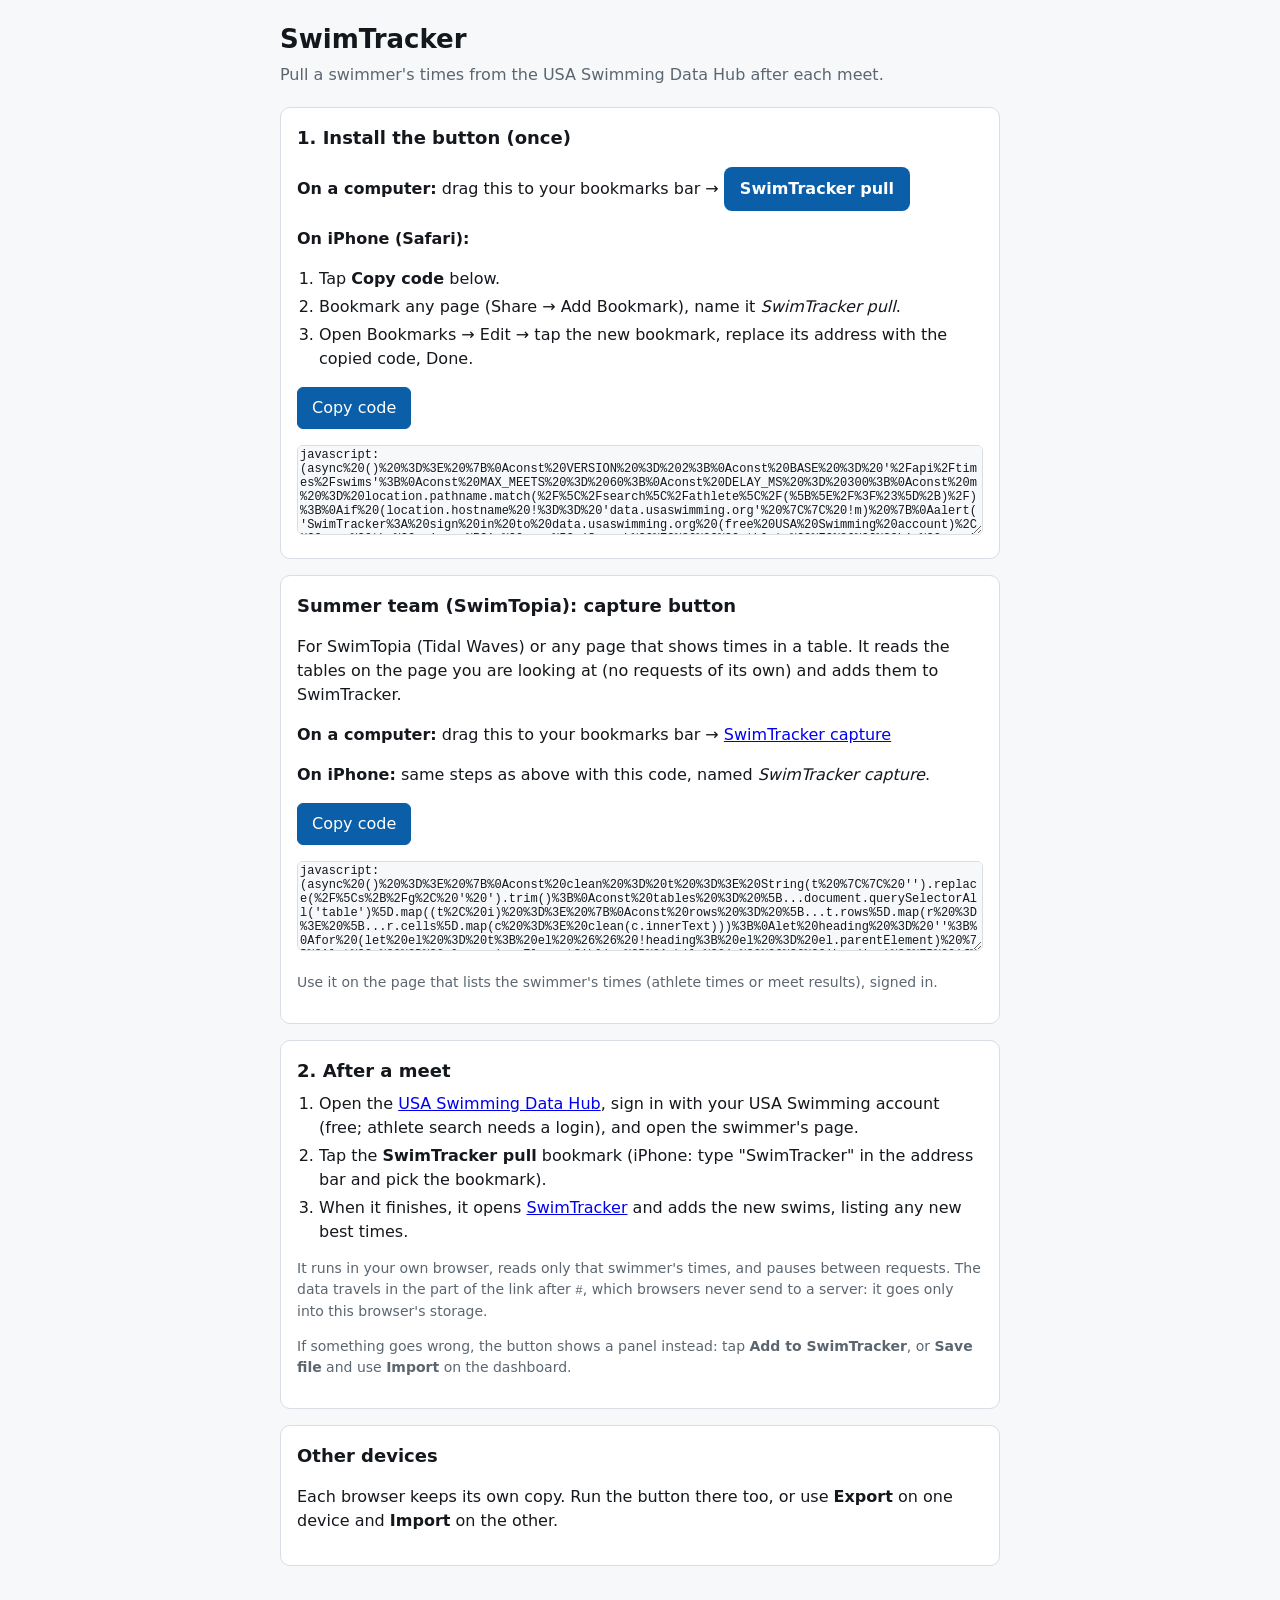
<file: install.html>
<!doctype html>
<html lang="en">
<head>
<meta charset="utf-8">
<meta name="viewport" content="width=device-width, initial-scale=1">
<title>SwimTracker</title>
<style>
  :root { --bg:#f6f8fa; --fg:#14181d; --muted:#5b6670; --card:#fff; --line:#d8dee4; --accent:#0b5ea8; }
  @media (prefers-color-scheme: dark) { :root { --bg:#0f1418; --fg:#e7ecf0; --muted:#97a3ad; --card:#172028; --line:#2a3640; --accent:#5aa9ec; } }
  body { margin:0; background:var(--bg); color:var(--fg); font:16px/1.5 system-ui,-apple-system,sans-serif; }
  main { max-width:720px; margin:0 auto; padding:20px 16px 48px; }
  h1 { margin:0 0 4px; font-size:26px; }
  .sub { color:var(--muted); margin:0 0 20px; }
  section { background:var(--card); border:1px solid var(--line); border-radius:10px; padding:16px; margin:0 0 16px; }
  h2 { margin:0 0 8px; font-size:18px; }
  ol { margin:0; padding-left:22px; } li { margin:4px 0; }
  #bm { display:inline-block; padding:10px 16px; border-radius:8px; background:var(--accent); color:#fff; text-decoration:none; font-weight:600; }
  textarea { width:100%; box-sizing:border-box; min-height:90px; font:12px ui-monospace,monospace; background:var(--bg); color:var(--fg); border:1px solid var(--line); border-radius:6px; }
  button { padding:8px 14px; border-radius:6px; border:1px solid var(--accent); background:var(--accent); color:#fff; font:inherit; }
  code { font-size:90%; }
  .muted { color:var(--muted); font-size:14px; }
</style>
</head>
<body>
<main>
  <h1>SwimTracker</h1>
  <p class="sub">Pull a swimmer's times from the USA Swimming Data Hub after each meet.</p>

  <section>
    <h2>1. Install the button (once)</h2>
    <p><b>On a computer:</b> drag this to your bookmarks bar →
      <a id="bm" href="javascript:(async%20()%20%3D%3E%20%7B%0Aconst%20VERSION%20%3D%202%3B%0Aconst%20BASE%20%3D%20'%2Fapi%2Ftimes%2Fswims'%3B%0Aconst%20MAX_MEETS%20%3D%2060%3B%0Aconst%20DELAY_MS%20%3D%20300%3B%0Aconst%20m%20%3D%20location.pathname.match(%2F%5C%2Fsearch%5C%2Fathlete%5C%2F(%5B%5E%2F%3F%23%5D%2B)%2F)%3B%0Aif%20(location.hostname%20!%3D%3D%20'data.usaswimming.org'%20%7C%7C%20!m)%20%7B%0Aalert('SwimTracker%3A%20sign%20in%20to%20data.usaswimming.org%20(free%20USA%20Swimming%20account)%2C%20open%20the%20swimmer%5C's%20page%5Cn(Search%20%E2%86%92%20athlete%20%E2%86%92%20his%20name)%2C%20then%20tap%20this%20bookmark%20again.')%3B%0Areturn%3B%0A%7D%0Aconst%20memberId%20%3D%20decodeURIComponent(m%5B1%5D)%3B%0Aconst%20deviceId%20%3D%20localStorage.getItem('deviceId')%3B%0Aif%20(!deviceId)%20%7B%0Aalert('SwimTracker%3A%20the%20page%20has%20not%20finished%20loading.%20Wait%20a%20moment%20and%20tap%20again.')%3B%0Areturn%3B%0A%7D%0Aconst%20box%20%3D%20document.createElement('div')%3B%0Abox.style.cssText%20%3D%20'position%3Afixed%3Binset%3A12px%3Bz-index%3A2147483647%3Bbackground%3A%23fff%3Bcolor%3A%23111%3B'%20%2B%0A'font%3A14px%20system-ui%2Csans-serif%3Bborder%3A2px%20solid%20%230b5ea8%3Bborder-radius%3A10px%3Bpadding%3A14px%3B'%20%2B%0A'display%3Aflex%3Bflex-direction%3Acolumn%3Bgap%3A10px%3Bbox-shadow%3A0%208px%2030px%20rgba(0%2C0%2C0%2C.35)'%3B%0Abox.innerHTML%20%3D%20'%3Cb%20style%3D%22font-size%3A16px%22%3ESwimTracker%20pull%3C%2Fb%3E%3Cdiv%20id%3D%22st-status%22%3EStarting%E2%80%A6%3C%2Fdiv%3E'%3B%0Adocument.body.appendChild(box)%3B%0Aconst%20status%20%3D%20t%20%3D%3E%20%7B%20box.querySelector('%23st-status').textContent%20%3D%20t%3B%20%7D%3B%0Aconst%20pack%20%3D%20async%20json%20%3D%3E%20%7B%0Atry%20%7B%0Aconst%20cs%20%3D%20new%20Blob(%5Bjson%5D).stream().pipeThrough(new%20CompressionStream('deflate-raw'))%3B%0Aconst%20buf%20%3D%20new%20Uint8Array(await%20new%20Response(cs).arrayBuffer())%3B%0Alet%20bin%20%3D%20''%3B%0Afor%20(let%20i%20%3D%200%3B%20i%20%3C%20buf.length%3B%20i%20%2B%3D%200x8000)%20bin%20%2B%3D%20String.fromCharCode.apply(null%2C%20buf.subarray(i%2C%20i%20%2B%200x8000))%3B%0Areturn%20'z.'%20%2B%20btoa(bin).replace(%2F%5C%2B%2Fg%2C%20'-').replace(%2F%5C%2F%2Fg%2C%20'_').replace(%2F%3D%2B%24%2F%2C%20'')%3B%0A%7D%20catch%20(e)%20%7B%20return%20'j.'%20%2B%20encodeURIComponent(json)%3B%20%7D%0A%7D%3B%0Aconst%20APP%20%3D%20'https%3A%2F%2Fgwallee.github.io%2FSwimTracker%2F'%3B%0Aconst%20addToApp%20%3D%20async%20data%20%3D%3E%20%7B%20location.href%20%3D%20APP%20%2B%20'%23add%3D'%20%2B%20await%20pack(JSON.stringify(data))%3B%20%7D%3B%0Aconst%20sleep%20%3D%20ms%20%3D%3E%20new%20Promise(r%20%3D%3E%20setTimeout(r%2C%20ms))%3B%0Aconst%20get%20%3D%20async%20path%20%3D%3E%20%7B%0Aconst%20res%20%3D%20await%20fetch(BASE%20%2B%20path%2C%20%7B%20headers%3A%20%7B%20'Device-Id'%3A%20deviceId%2C%20'X-CSRF'%3A%20'1'%20%7D%2C%20credentials%3A%20'include'%20%7D)%3B%0Aif%20(!res.ok)%20throw%20new%20Error(res.status%20%2B%20'%20'%20%2B%20res.statusText%20%2B%20'%20on%20'%20%2B%20path)%3B%0Aconst%20text%20%3D%20await%20res.text()%3B%0Atry%20%7B%20return%20JSON.parse(text)%3B%20%7D%20catch%20%7B%20return%20text%3B%20%7D%0A%7D%3B%0Aconst%20errors%20%3D%20%5B%5D%3B%0Aconst%20tryGet%20%3D%20async%20(label%2C%20path)%20%3D%3E%20%7B%0Astatus('Reading%20'%20%2B%20label%20%2B%20'%E2%80%A6')%3B%0Atry%20%7B%20return%20await%20get(path)%3B%20%7D%20catch%20(e)%20%7B%20errors.push(label%20%2B%20'%3A%20'%20%2B%20e.message)%3B%20return%20null%3B%20%7D%0A%7D%3B%0Aconst%20out%20%3D%20%7B%20kind%3A%20'swimtracker-pull'%2C%20version%3A%20VERSION%2C%20source%3A%20'data.usaswimming.org'%2C%0ApulledAt%3A%20new%20Date().toISOString()%2C%20memberId%2C%20pageUrl%3A%20location.href%20%7D%3B%0Aout.member%20%3D%20await%20tryGet('swimmer'%2C%20'%2FTimesSearch%2FGetMember%2F'%20%2B%20encodeURIComponent(memberId))%3B%0Aout.bestTimes%20%3D%20await%20tryGet('best%20times'%2C%20'%2FTimesSearch%2FGetBestTimesForMember%2F'%20%2B%20encodeURIComponent(memberId))%3B%0Aout.meets%20%3D%20await%20tryGet('meets'%2C%20'%2FTimesSearch%2FGetSwimmerMeets%2F'%20%2B%20encodeURIComponent(memberId))%3B%0Aout.timeStandards%20%3D%20await%20tryGet('time%20standards'%2C%20'%2FSearchFilter%2FGetSwimmerTimeStandards%2F'%20%2B%20encodeURIComponent(memberId))%3B%0Aconst%20list%20%3D%20Array.isArray(out.meets)%20%3F%20out.meets%0A%3A%20(out.meets%20%26%26%20typeof%20out.meets%20%3D%3D%3D%20'object'%20%26%26%20Object.values(out.meets).find(Array.isArray))%20%7C%7C%20%5B%5D%3B%0Aconst%20meetIdOf%20%3D%20it%20%3D%3E%20%7B%0Aif%20(!it%20%7C%7C%20typeof%20it%20!%3D%3D%20'object')%20return%20null%3B%0Aconst%20k%20%3D%20Object.keys(it).find(k%20%3D%3E%20%2F%5Emeet_%3Fid%24%2Fi.test(k))%20%7C%7C%20Object.keys(it).find(k%20%3D%3E%20%2Fmeet.*id%24%2Fi.test(k))%3B%0Areturn%20k%20%3F%20it%5Bk%5D%20%3A%20null%3B%0A%7D%3B%0Aconst%20ids%20%3D%20%5B...new%20Set(list.map(meetIdOf).filter(v%20%3D%3E%20v%20!%3D%3D%20null%20%26%26%20v%20!%3D%3D%20undefined))%5D.slice(0%2C%20MAX_MEETS)%3B%0Aout.meetTimes%20%3D%20%7B%7D%3B%0Afor%20(let%20i%20%3D%200%3B%20i%20%3C%20ids.length%3B%20i%2B%2B)%20%7B%0Aawait%20sleep(DELAY_MS)%3B%0Aout.meetTimes%5Bids%5Bi%5D%5D%20%3D%20await%20tryGet('meet%20'%20%2B%20(i%20%2B%201)%20%2B%20'%20of%20'%20%2B%20ids.length%2C%0A'%2FTimesSearch%2FGetSwimmerMeetTimes%2F'%20%2B%20encodeURIComponent(memberId)%20%2B%20'%2F'%20%2B%20encodeURIComponent(ids%5Bi%5D))%3B%0A%7D%0Aif%20(list.length%20%26%26%20!ids.length)%20errors.push('meets%3A%20could%20not%20find%20a%20meet%20id%20field%20in%20'%20%2B%20JSON.stringify(Object.keys(list%5B0%5D%20%7C%7C%20%7B%7D)))%3B%0Aout.errors%20%3D%20errors%3B%0Aif%20(!errors.length)%20%7B%0Astatus('Done%3A%20'%20%2B%20ids.length%20%2B%20'%20meet(s).%20Adding%20to%20SwimTracker%E2%80%A6')%3B%0Aawait%20addToApp(out)%3B%0Areturn%3B%0A%7D%0Aconst%20json%20%3D%20JSON.stringify(out%2C%20null%2C%201)%3B%0Aconst%20name%20%3D%20'swimtracker-'%20%2B%20memberId.replace(%2F%5B%5EA-Za-z0-9_-%5D%2Fg%2C%20'')%20%2B%20'-'%20%2B%20out.pulledAt.slice(0%2C%2010)%20%2B%20'.json'%3B%0Astatus((errors.length%20%3F%20'Done%20with%20'%20%2B%20errors.length%20%2B%20'%20problem(s).%20'%20%3A%20'Done.%20')%20%2B%0Aids.length%20%2B%20'%20meet(s)%2C%20'%20%2B%20(json.length%20%2F%201024).toFixed(0)%20%2B%20'%20KB.%20Add%20it%20to%20SwimTracker%20anyway%2C%20or%20save%20the%20file.')%3B%0Aconst%20row%20%3D%20document.createElement('div')%3B%0Arow.style.cssText%20%3D%20'display%3Aflex%3Bgap%3A8px%3Bflex-wrap%3Awrap'%3B%0Aconst%20btn%20%3D%20(label%2C%20fn)%20%3D%3E%20%7B%0Aconst%20b%20%3D%20document.createElement('button')%3B%0Ab.textContent%20%3D%20label%3B%0Ab.style.cssText%20%3D%20'padding%3A8px%2012px%3Bborder-radius%3A6px%3Bborder%3A1px%20solid%20%230b5ea8%3Bbackground%3A%230b5ea8%3Bcolor%3A%23fff%3Bfont%3Ainherit'%3B%0Ab.onclick%20%3D%20fn%3B%20row.appendChild(b)%3B%20return%20b%3B%0A%7D%3B%0Abtn('Add%20to%20SwimTracker'%2C%20()%20%3D%3E%20addToApp(out))%3B%0Abtn('Save%20file'%2C%20()%20%3D%3E%20%7B%0Aconst%20a%20%3D%20document.createElement('a')%3B%0Aa.href%20%3D%20URL.createObjectURL(new%20Blob(%5Bjson%5D%2C%20%7B%20type%3A%20'application%2Fjson'%20%7D))%3B%0Aa.download%20%3D%20name%3B%20document.body.appendChild(a)%3B%20a.click()%3B%20a.remove()%3B%0A%7D)%3B%0Aconst%20copyBtn%20%3D%20btn('Copy'%2C%20async%20()%20%3D%3E%20%7B%0Atry%20%7B%20await%20navigator.clipboard.writeText(json)%3B%20copyBtn.textContent%20%3D%20'Copied'%3B%20%7D%0Acatch%20%7B%20ta.select()%3B%20document.execCommand('copy')%3B%20copyBtn.textContent%20%3D%20'Copied'%3B%20%7D%0A%7D)%3B%0Abtn('Close'%2C%20()%20%3D%3E%20box.remove())%3B%0Abox.appendChild(row)%3B%0Aif%20(errors.length)%20%7B%0Aconst%20e%20%3D%20document.createElement('pre')%3B%0Ae.style.cssText%20%3D%20'margin%3A0%3Bcolor%3A%23a00%3Bwhite-space%3Apre-wrap%3Bfont-size%3A12px'%3B%0Ae.textContent%20%3D%20errors.join('%5Cn')%3B%20box.appendChild(e)%3B%0A%7D%0Aconst%20ta%20%3D%20document.createElement('textarea')%3B%0Ata.value%20%3D%20json%3B%20ta.readOnly%20%3D%20true%3B%0Ata.style.cssText%20%3D%20'flex%3A1%3Bmin-height%3A120px%3Bfont%3A11px%20ui-monospace%2Cmonospace'%3B%0Abox.appendChild(ta)%3B%0A%7D)()%3B">SwimTracker pull</a></p>
    <p><b>On iPhone (Safari):</b></p>
    <ol>
      <li>Tap <b>Copy code</b> below.</li>
      <li>Bookmark any page (Share → Add Bookmark), name it <i>SwimTracker pull</i>.</li>
      <li>Open Bookmarks → Edit → tap the new bookmark, replace its address with the copied code, Done.</li>
    </ol>
    <p><button class="copy" data-for="bmcode">Copy code</button> <span class="muted copied"></span></p>
    <textarea id="bmcode" class="code" readonly>javascript:(async%20()%20%3D%3E%20%7B%0Aconst%20VERSION%20%3D%202%3B%0Aconst%20BASE%20%3D%20'%2Fapi%2Ftimes%2Fswims'%3B%0Aconst%20MAX_MEETS%20%3D%2060%3B%0Aconst%20DELAY_MS%20%3D%20300%3B%0Aconst%20m%20%3D%20location.pathname.match(%2F%5C%2Fsearch%5C%2Fathlete%5C%2F(%5B%5E%2F%3F%23%5D%2B)%2F)%3B%0Aif%20(location.hostname%20!%3D%3D%20'data.usaswimming.org'%20%7C%7C%20!m)%20%7B%0Aalert('SwimTracker%3A%20sign%20in%20to%20data.usaswimming.org%20(free%20USA%20Swimming%20account)%2C%20open%20the%20swimmer%5C's%20page%5Cn(Search%20%E2%86%92%20athlete%20%E2%86%92%20his%20name)%2C%20then%20tap%20this%20bookmark%20again.')%3B%0Areturn%3B%0A%7D%0Aconst%20memberId%20%3D%20decodeURIComponent(m%5B1%5D)%3B%0Aconst%20deviceId%20%3D%20localStorage.getItem('deviceId')%3B%0Aif%20(!deviceId)%20%7B%0Aalert('SwimTracker%3A%20the%20page%20has%20not%20finished%20loading.%20Wait%20a%20moment%20and%20tap%20again.')%3B%0Areturn%3B%0A%7D%0Aconst%20box%20%3D%20document.createElement('div')%3B%0Abox.style.cssText%20%3D%20'position%3Afixed%3Binset%3A12px%3Bz-index%3A2147483647%3Bbackground%3A%23fff%3Bcolor%3A%23111%3B'%20%2B%0A'font%3A14px%20system-ui%2Csans-serif%3Bborder%3A2px%20solid%20%230b5ea8%3Bborder-radius%3A10px%3Bpadding%3A14px%3B'%20%2B%0A'display%3Aflex%3Bflex-direction%3Acolumn%3Bgap%3A10px%3Bbox-shadow%3A0%208px%2030px%20rgba(0%2C0%2C0%2C.35)'%3B%0Abox.innerHTML%20%3D%20'%3Cb%20style%3D%22font-size%3A16px%22%3ESwimTracker%20pull%3C%2Fb%3E%3Cdiv%20id%3D%22st-status%22%3EStarting%E2%80%A6%3C%2Fdiv%3E'%3B%0Adocument.body.appendChild(box)%3B%0Aconst%20status%20%3D%20t%20%3D%3E%20%7B%20box.querySelector('%23st-status').textContent%20%3D%20t%3B%20%7D%3B%0Aconst%20pack%20%3D%20async%20json%20%3D%3E%20%7B%0Atry%20%7B%0Aconst%20cs%20%3D%20new%20Blob(%5Bjson%5D).stream().pipeThrough(new%20CompressionStream('deflate-raw'))%3B%0Aconst%20buf%20%3D%20new%20Uint8Array(await%20new%20Response(cs).arrayBuffer())%3B%0Alet%20bin%20%3D%20''%3B%0Afor%20(let%20i%20%3D%200%3B%20i%20%3C%20buf.length%3B%20i%20%2B%3D%200x8000)%20bin%20%2B%3D%20String.fromCharCode.apply(null%2C%20buf.subarray(i%2C%20i%20%2B%200x8000))%3B%0Areturn%20'z.'%20%2B%20btoa(bin).replace(%2F%5C%2B%2Fg%2C%20'-').replace(%2F%5C%2F%2Fg%2C%20'_').replace(%2F%3D%2B%24%2F%2C%20'')%3B%0A%7D%20catch%20(e)%20%7B%20return%20'j.'%20%2B%20encodeURIComponent(json)%3B%20%7D%0A%7D%3B%0Aconst%20APP%20%3D%20'https%3A%2F%2Fgwallee.github.io%2FSwimTracker%2F'%3B%0Aconst%20addToApp%20%3D%20async%20data%20%3D%3E%20%7B%20location.href%20%3D%20APP%20%2B%20'%23add%3D'%20%2B%20await%20pack(JSON.stringify(data))%3B%20%7D%3B%0Aconst%20sleep%20%3D%20ms%20%3D%3E%20new%20Promise(r%20%3D%3E%20setTimeout(r%2C%20ms))%3B%0Aconst%20get%20%3D%20async%20path%20%3D%3E%20%7B%0Aconst%20res%20%3D%20await%20fetch(BASE%20%2B%20path%2C%20%7B%20headers%3A%20%7B%20'Device-Id'%3A%20deviceId%2C%20'X-CSRF'%3A%20'1'%20%7D%2C%20credentials%3A%20'include'%20%7D)%3B%0Aif%20(!res.ok)%20throw%20new%20Error(res.status%20%2B%20'%20'%20%2B%20res.statusText%20%2B%20'%20on%20'%20%2B%20path)%3B%0Aconst%20text%20%3D%20await%20res.text()%3B%0Atry%20%7B%20return%20JSON.parse(text)%3B%20%7D%20catch%20%7B%20return%20text%3B%20%7D%0A%7D%3B%0Aconst%20errors%20%3D%20%5B%5D%3B%0Aconst%20tryGet%20%3D%20async%20(label%2C%20path)%20%3D%3E%20%7B%0Astatus('Reading%20'%20%2B%20label%20%2B%20'%E2%80%A6')%3B%0Atry%20%7B%20return%20await%20get(path)%3B%20%7D%20catch%20(e)%20%7B%20errors.push(label%20%2B%20'%3A%20'%20%2B%20e.message)%3B%20return%20null%3B%20%7D%0A%7D%3B%0Aconst%20out%20%3D%20%7B%20kind%3A%20'swimtracker-pull'%2C%20version%3A%20VERSION%2C%20source%3A%20'data.usaswimming.org'%2C%0ApulledAt%3A%20new%20Date().toISOString()%2C%20memberId%2C%20pageUrl%3A%20location.href%20%7D%3B%0Aout.member%20%3D%20await%20tryGet('swimmer'%2C%20'%2FTimesSearch%2FGetMember%2F'%20%2B%20encodeURIComponent(memberId))%3B%0Aout.bestTimes%20%3D%20await%20tryGet('best%20times'%2C%20'%2FTimesSearch%2FGetBestTimesForMember%2F'%20%2B%20encodeURIComponent(memberId))%3B%0Aout.meets%20%3D%20await%20tryGet('meets'%2C%20'%2FTimesSearch%2FGetSwimmerMeets%2F'%20%2B%20encodeURIComponent(memberId))%3B%0Aout.timeStandards%20%3D%20await%20tryGet('time%20standards'%2C%20'%2FSearchFilter%2FGetSwimmerTimeStandards%2F'%20%2B%20encodeURIComponent(memberId))%3B%0Aconst%20list%20%3D%20Array.isArray(out.meets)%20%3F%20out.meets%0A%3A%20(out.meets%20%26%26%20typeof%20out.meets%20%3D%3D%3D%20'object'%20%26%26%20Object.values(out.meets).find(Array.isArray))%20%7C%7C%20%5B%5D%3B%0Aconst%20meetIdOf%20%3D%20it%20%3D%3E%20%7B%0Aif%20(!it%20%7C%7C%20typeof%20it%20!%3D%3D%20'object')%20return%20null%3B%0Aconst%20k%20%3D%20Object.keys(it).find(k%20%3D%3E%20%2F%5Emeet_%3Fid%24%2Fi.test(k))%20%7C%7C%20Object.keys(it).find(k%20%3D%3E%20%2Fmeet.*id%24%2Fi.test(k))%3B%0Areturn%20k%20%3F%20it%5Bk%5D%20%3A%20null%3B%0A%7D%3B%0Aconst%20ids%20%3D%20%5B...new%20Set(list.map(meetIdOf).filter(v%20%3D%3E%20v%20!%3D%3D%20null%20%26%26%20v%20!%3D%3D%20undefined))%5D.slice(0%2C%20MAX_MEETS)%3B%0Aout.meetTimes%20%3D%20%7B%7D%3B%0Afor%20(let%20i%20%3D%200%3B%20i%20%3C%20ids.length%3B%20i%2B%2B)%20%7B%0Aawait%20sleep(DELAY_MS)%3B%0Aout.meetTimes%5Bids%5Bi%5D%5D%20%3D%20await%20tryGet('meet%20'%20%2B%20(i%20%2B%201)%20%2B%20'%20of%20'%20%2B%20ids.length%2C%0A'%2FTimesSearch%2FGetSwimmerMeetTimes%2F'%20%2B%20encodeURIComponent(memberId)%20%2B%20'%2F'%20%2B%20encodeURIComponent(ids%5Bi%5D))%3B%0A%7D%0Aif%20(list.length%20%26%26%20!ids.length)%20errors.push('meets%3A%20could%20not%20find%20a%20meet%20id%20field%20in%20'%20%2B%20JSON.stringify(Object.keys(list%5B0%5D%20%7C%7C%20%7B%7D)))%3B%0Aout.errors%20%3D%20errors%3B%0Aif%20(!errors.length)%20%7B%0Astatus('Done%3A%20'%20%2B%20ids.length%20%2B%20'%20meet(s).%20Adding%20to%20SwimTracker%E2%80%A6')%3B%0Aawait%20addToApp(out)%3B%0Areturn%3B%0A%7D%0Aconst%20json%20%3D%20JSON.stringify(out%2C%20null%2C%201)%3B%0Aconst%20name%20%3D%20'swimtracker-'%20%2B%20memberId.replace(%2F%5B%5EA-Za-z0-9_-%5D%2Fg%2C%20'')%20%2B%20'-'%20%2B%20out.pulledAt.slice(0%2C%2010)%20%2B%20'.json'%3B%0Astatus((errors.length%20%3F%20'Done%20with%20'%20%2B%20errors.length%20%2B%20'%20problem(s).%20'%20%3A%20'Done.%20')%20%2B%0Aids.length%20%2B%20'%20meet(s)%2C%20'%20%2B%20(json.length%20%2F%201024).toFixed(0)%20%2B%20'%20KB.%20Add%20it%20to%20SwimTracker%20anyway%2C%20or%20save%20the%20file.')%3B%0Aconst%20row%20%3D%20document.createElement('div')%3B%0Arow.style.cssText%20%3D%20'display%3Aflex%3Bgap%3A8px%3Bflex-wrap%3Awrap'%3B%0Aconst%20btn%20%3D%20(label%2C%20fn)%20%3D%3E%20%7B%0Aconst%20b%20%3D%20document.createElement('button')%3B%0Ab.textContent%20%3D%20label%3B%0Ab.style.cssText%20%3D%20'padding%3A8px%2012px%3Bborder-radius%3A6px%3Bborder%3A1px%20solid%20%230b5ea8%3Bbackground%3A%230b5ea8%3Bcolor%3A%23fff%3Bfont%3Ainherit'%3B%0Ab.onclick%20%3D%20fn%3B%20row.appendChild(b)%3B%20return%20b%3B%0A%7D%3B%0Abtn('Add%20to%20SwimTracker'%2C%20()%20%3D%3E%20addToApp(out))%3B%0Abtn('Save%20file'%2C%20()%20%3D%3E%20%7B%0Aconst%20a%20%3D%20document.createElement('a')%3B%0Aa.href%20%3D%20URL.createObjectURL(new%20Blob(%5Bjson%5D%2C%20%7B%20type%3A%20'application%2Fjson'%20%7D))%3B%0Aa.download%20%3D%20name%3B%20document.body.appendChild(a)%3B%20a.click()%3B%20a.remove()%3B%0A%7D)%3B%0Aconst%20copyBtn%20%3D%20btn('Copy'%2C%20async%20()%20%3D%3E%20%7B%0Atry%20%7B%20await%20navigator.clipboard.writeText(json)%3B%20copyBtn.textContent%20%3D%20'Copied'%3B%20%7D%0Acatch%20%7B%20ta.select()%3B%20document.execCommand('copy')%3B%20copyBtn.textContent%20%3D%20'Copied'%3B%20%7D%0A%7D)%3B%0Abtn('Close'%2C%20()%20%3D%3E%20box.remove())%3B%0Abox.appendChild(row)%3B%0Aif%20(errors.length)%20%7B%0Aconst%20e%20%3D%20document.createElement('pre')%3B%0Ae.style.cssText%20%3D%20'margin%3A0%3Bcolor%3A%23a00%3Bwhite-space%3Apre-wrap%3Bfont-size%3A12px'%3B%0Ae.textContent%20%3D%20errors.join('%5Cn')%3B%20box.appendChild(e)%3B%0A%7D%0Aconst%20ta%20%3D%20document.createElement('textarea')%3B%0Ata.value%20%3D%20json%3B%20ta.readOnly%20%3D%20true%3B%0Ata.style.cssText%20%3D%20'flex%3A1%3Bmin-height%3A120px%3Bfont%3A11px%20ui-monospace%2Cmonospace'%3B%0Abox.appendChild(ta)%3B%0A%7D)()%3B</textarea>
  </section>

  <section>
    <h2>Summer team (SwimTopia): capture button</h2>
    <p>For SwimTopia (Tidal Waves) or any page that shows times in a table. It reads the tables on the page you are looking at (no requests of its own) and adds them to SwimTracker.</p>
    <p><b>On a computer:</b> drag this to your bookmarks bar →
      <a id="bm2" href="javascript:(async%20()%20%3D%3E%20%7B%0Aconst%20clean%20%3D%20t%20%3D%3E%20String(t%20%7C%7C%20'').replace(%2F%5Cs%2B%2Fg%2C%20'%20').trim()%3B%0Aconst%20tables%20%3D%20%5B...document.querySelectorAll('table')%5D.map((t%2C%20i)%20%3D%3E%20%7B%0Aconst%20rows%20%3D%20%5B...t.rows%5D.map(r%20%3D%3E%20%5B...r.cells%5D.map(c%20%3D%3E%20clean(c.innerText)))%3B%0Alet%20heading%20%3D%20''%3B%0Afor%20(let%20el%20%3D%20t%3B%20el%20%26%26%20!heading%3B%20el%20%3D%20el.parentElement)%20%7B%0Alet%20p%20%3D%20el.previousElementSibling%3B%0Awhile%20(p%20%26%26%20!heading)%20%7B%20if%20(%2F%5EH%5B1-6%5D%24%2F.test(p.tagName)%20%7C%7C%20%2Ftitle%7Cheader%7Cheading%2Fi.test(p.className))%20heading%20%3D%20clean(p.innerText)%3B%20p%20%3D%20p.previousElementSibling%3B%20%7D%0A%7D%0Areturn%20%7B%20index%3A%20i%2C%20heading%3A%20heading.slice(0%2C%20200)%2C%20rows%3A%20rows.filter(r%20%3D%3E%20r.some(Boolean))%20%7D%3B%0A%7D).filter(t%20%3D%3E%20t.rows.length)%3B%0Aconst%20main%20%3D%20document.querySelector('main%2C%20%23main%2C%20.main%2C%20%23content%2C%20.content')%20%7C%7C%20document.body%3B%0Aconst%20out%20%3D%20%7B%0Akind%3A%20'swimtracker-capture'%2C%20version%3A%201%2C%20site%3A%20location.hostname%2C%20url%3A%20location.href%2C%0Atitle%3A%20document.title%2C%20capturedAt%3A%20new%20Date().toISOString()%2C%0Aheadings%3A%20%5B...document.querySelectorAll('h1%2Ch2%2Ch3')%5D.map(e%20%3D%3E%20clean(e.innerText)).filter(Boolean).slice(0%2C%2040)%2C%0Atables%2C%20text%3A%20clean(main.innerText).slice(0%2C%2060000)%0A%7D%3B%0Aconst%20pack%20%3D%20async%20json%20%3D%3E%20%7B%0Atry%20%7B%0Aconst%20cs%20%3D%20new%20Blob(%5Bjson%5D).stream().pipeThrough(new%20CompressionStream('deflate-raw'))%3B%0Aconst%20buf%20%3D%20new%20Uint8Array(await%20new%20Response(cs).arrayBuffer())%3B%0Alet%20bin%20%3D%20''%3B%0Afor%20(let%20i%20%3D%200%3B%20i%20%3C%20buf.length%3B%20i%20%2B%3D%200x8000)%20bin%20%2B%3D%20String.fromCharCode.apply(null%2C%20buf.subarray(i%2C%20i%20%2B%200x8000))%3B%0Areturn%20'z.'%20%2B%20btoa(bin).replace(%2F%5C%2B%2Fg%2C%20'-').replace(%2F%5C%2F%2Fg%2C%20'_').replace(%2F%3D%2B%24%2F%2C%20'')%3B%0A%7D%20catch%20(e)%20%7B%20return%20'j.'%20%2B%20encodeURIComponent(json)%3B%20%7D%0A%7D%3B%0Aconst%20APP%20%3D%20'https%3A%2F%2Fgwallee.github.io%2FSwimTracker%2F'%3B%0Aconst%20addToApp%20%3D%20async%20data%20%3D%3E%20%7B%20location.href%20%3D%20APP%20%2B%20'%23add%3D'%20%2B%20await%20pack(JSON.stringify(data))%3B%20%7D%3B%0Aconst%20timeRows%20%3D%20tables.reduce((n%2C%20t)%20%3D%3E%20%7B%0Aconst%20hi%20%3D%20t.rows.findIndex(r%20%3D%3E%20r.some(c%20%3D%3E%20%2F%5Eevent%2Fi.test(c))%20%26%26%20r.some(c%20%3D%3E%20%2Ftime%2Fi.test(c)))%3B%0Areturn%20hi%20%3C%200%20%3F%20n%20%3A%20n%20%2B%20t.rows.length%20-%20hi%20-%201%3B%0A%7D%2C%200)%3B%0Aconst%20json%20%3D%20JSON.stringify(out%2C%20null%2C%201)%3B%0Aconst%20host%20%3D%20location.hostname.replace(%2F%5Ewww%5C.%2F%2C%20'').split('.')%5B0%5D%3B%0Aconst%20name%20%3D%20'swimtracker-capture-'%20%2B%20host%20%2B%20'-'%20%2B%20out.capturedAt.slice(0%2C%2010)%20%2B%20'.json'%3B%0Aconst%20box%20%3D%20document.createElement('div')%3B%0Abox.style.cssText%20%3D%20'position%3Afixed%3Binset%3A12px%3Bz-index%3A2147483647%3Bbackground%3A%23fff%3Bcolor%3A%23111%3B'%20%2B%0A'font%3A14px%20system-ui%2Csans-serif%3Bborder%3A2px%20solid%20%230b5ea8%3Bborder-radius%3A10px%3Bpadding%3A14px%3B'%20%2B%0A'display%3Aflex%3Bflex-direction%3Acolumn%3Bgap%3A10px%3Bbox-shadow%3A0%208px%2030px%20rgba(0%2C0%2C0%2C.35)'%3B%0Aconst%20title%20%3D%20document.createElement('b')%3B%0Atitle.textContent%20%3D%20'SwimTracker%20capture'%3B%0Aconst%20msg%20%3D%20document.createElement('div')%3B%0Amsg.textContent%20%3D%20timeRows%0A%3F%20'Found%20'%20%2B%20timeRows%20%2B%20'%20result%20row(s)%20with%20Event%20and%20Time%20columns.%20Tap%20Add%20to%20SwimTracker.'%0A%3A%20'Did%20not%20find%20a%20times%20table%20(Event%20and%20Time%20columns)%20on%20this%20page'%20%2B%20(tables.length%20%3F%20'%20('%20%2B%20tables.length%20%2B%20'%20other%20table(s))'%20%3A%20'')%20%2B%0A'.%20If%20the%20times%20are%20on%20another%20tab%20of%20this%20page%2C%20open%20it%20and%20tap%20the%20button%20again.%20Otherwise%20tap%20Save%20file%20and%20send%20the%20file%20to%20Claude%20so%20SwimTracker%20can%20learn%20this%20page.'%3B%0Aconst%20row%20%3D%20document.createElement('div')%3B%0Arow.style.cssText%20%3D%20'display%3Aflex%3Bgap%3A8px%3Bflex-wrap%3Awrap'%3B%0Aconst%20btn%20%3D%20(label%2C%20fn)%20%3D%3E%20%7B%0Aconst%20b%20%3D%20document.createElement('button')%3B%0Ab.textContent%20%3D%20label%3B%0Ab.style.cssText%20%3D%20'padding%3A8px%2012px%3Bborder-radius%3A6px%3Bborder%3A1px%20solid%20%230b5ea8%3Bbackground%3A%230b5ea8%3Bcolor%3A%23fff%3Bfont%3Ainherit'%3B%0Ab.onclick%20%3D%20fn%3B%20row.appendChild(b)%3B%20return%20b%3B%0A%7D%3B%0Aconst%20ta%20%3D%20document.createElement('textarea')%3B%0Ata.value%20%3D%20json%3B%20ta.readOnly%20%3D%20true%3B%0Ata.style.cssText%20%3D%20'flex%3A1%3Bmin-height%3A120px%3Bfont%3A11px%20ui-monospace%2Cmonospace'%3B%0Abtn(timeRows%20%3F%20'Add%20to%20SwimTracker'%20%3A%20'Add%20anyway'%2C%20()%20%3D%3E%20addToApp(out))%3B%0Abtn('Save%20file'%2C%20()%20%3D%3E%20%7B%0Aconst%20a%20%3D%20document.createElement('a')%3B%0Aa.href%20%3D%20URL.createObjectURL(new%20Blob(%5Bjson%5D%2C%20%7B%20type%3A%20'application%2Fjson'%20%7D))%3B%0Aa.download%20%3D%20name%3B%20document.body.appendChild(a)%3B%20a.click()%3B%20a.remove()%3B%0A%7D)%3B%0Aconst%20copyBtn%20%3D%20btn('Copy'%2C%20async%20()%20%3D%3E%20%7B%0Atry%20%7B%20await%20navigator.clipboard.writeText(json)%3B%20%7D%20catch%20%7B%20ta.select()%3B%20document.execCommand('copy')%3B%20%7D%0AcopyBtn.textContent%20%3D%20'Copied'%3B%0A%7D)%3B%0Abtn('Close'%2C%20()%20%3D%3E%20box.remove())%3B%0Abox.append(title%2C%20msg%2C%20row%2C%20ta)%3B%0Adocument.body.appendChild(box)%3B%0A%7D)()%3B">SwimTracker capture</a></p>
    <p><b>On iPhone:</b> same steps as above with this code, named <i>SwimTracker capture</i>.</p>
    <p><button class="copy" data-for="bm2code">Copy code</button> <span class="muted copied"></span></p>
    <textarea id="bm2code" class="code" readonly>javascript:(async%20()%20%3D%3E%20%7B%0Aconst%20clean%20%3D%20t%20%3D%3E%20String(t%20%7C%7C%20'').replace(%2F%5Cs%2B%2Fg%2C%20'%20').trim()%3B%0Aconst%20tables%20%3D%20%5B...document.querySelectorAll('table')%5D.map((t%2C%20i)%20%3D%3E%20%7B%0Aconst%20rows%20%3D%20%5B...t.rows%5D.map(r%20%3D%3E%20%5B...r.cells%5D.map(c%20%3D%3E%20clean(c.innerText)))%3B%0Alet%20heading%20%3D%20''%3B%0Afor%20(let%20el%20%3D%20t%3B%20el%20%26%26%20!heading%3B%20el%20%3D%20el.parentElement)%20%7B%0Alet%20p%20%3D%20el.previousElementSibling%3B%0Awhile%20(p%20%26%26%20!heading)%20%7B%20if%20(%2F%5EH%5B1-6%5D%24%2F.test(p.tagName)%20%7C%7C%20%2Ftitle%7Cheader%7Cheading%2Fi.test(p.className))%20heading%20%3D%20clean(p.innerText)%3B%20p%20%3D%20p.previousElementSibling%3B%20%7D%0A%7D%0Areturn%20%7B%20index%3A%20i%2C%20heading%3A%20heading.slice(0%2C%20200)%2C%20rows%3A%20rows.filter(r%20%3D%3E%20r.some(Boolean))%20%7D%3B%0A%7D).filter(t%20%3D%3E%20t.rows.length)%3B%0Aconst%20main%20%3D%20document.querySelector('main%2C%20%23main%2C%20.main%2C%20%23content%2C%20.content')%20%7C%7C%20document.body%3B%0Aconst%20out%20%3D%20%7B%0Akind%3A%20'swimtracker-capture'%2C%20version%3A%201%2C%20site%3A%20location.hostname%2C%20url%3A%20location.href%2C%0Atitle%3A%20document.title%2C%20capturedAt%3A%20new%20Date().toISOString()%2C%0Aheadings%3A%20%5B...document.querySelectorAll('h1%2Ch2%2Ch3')%5D.map(e%20%3D%3E%20clean(e.innerText)).filter(Boolean).slice(0%2C%2040)%2C%0Atables%2C%20text%3A%20clean(main.innerText).slice(0%2C%2060000)%0A%7D%3B%0Aconst%20pack%20%3D%20async%20json%20%3D%3E%20%7B%0Atry%20%7B%0Aconst%20cs%20%3D%20new%20Blob(%5Bjson%5D).stream().pipeThrough(new%20CompressionStream('deflate-raw'))%3B%0Aconst%20buf%20%3D%20new%20Uint8Array(await%20new%20Response(cs).arrayBuffer())%3B%0Alet%20bin%20%3D%20''%3B%0Afor%20(let%20i%20%3D%200%3B%20i%20%3C%20buf.length%3B%20i%20%2B%3D%200x8000)%20bin%20%2B%3D%20String.fromCharCode.apply(null%2C%20buf.subarray(i%2C%20i%20%2B%200x8000))%3B%0Areturn%20'z.'%20%2B%20btoa(bin).replace(%2F%5C%2B%2Fg%2C%20'-').replace(%2F%5C%2F%2Fg%2C%20'_').replace(%2F%3D%2B%24%2F%2C%20'')%3B%0A%7D%20catch%20(e)%20%7B%20return%20'j.'%20%2B%20encodeURIComponent(json)%3B%20%7D%0A%7D%3B%0Aconst%20APP%20%3D%20'https%3A%2F%2Fgwallee.github.io%2FSwimTracker%2F'%3B%0Aconst%20addToApp%20%3D%20async%20data%20%3D%3E%20%7B%20location.href%20%3D%20APP%20%2B%20'%23add%3D'%20%2B%20await%20pack(JSON.stringify(data))%3B%20%7D%3B%0Aconst%20timeRows%20%3D%20tables.reduce((n%2C%20t)%20%3D%3E%20%7B%0Aconst%20hi%20%3D%20t.rows.findIndex(r%20%3D%3E%20r.some(c%20%3D%3E%20%2F%5Eevent%2Fi.test(c))%20%26%26%20r.some(c%20%3D%3E%20%2Ftime%2Fi.test(c)))%3B%0Areturn%20hi%20%3C%200%20%3F%20n%20%3A%20n%20%2B%20t.rows.length%20-%20hi%20-%201%3B%0A%7D%2C%200)%3B%0Aconst%20json%20%3D%20JSON.stringify(out%2C%20null%2C%201)%3B%0Aconst%20host%20%3D%20location.hostname.replace(%2F%5Ewww%5C.%2F%2C%20'').split('.')%5B0%5D%3B%0Aconst%20name%20%3D%20'swimtracker-capture-'%20%2B%20host%20%2B%20'-'%20%2B%20out.capturedAt.slice(0%2C%2010)%20%2B%20'.json'%3B%0Aconst%20box%20%3D%20document.createElement('div')%3B%0Abox.style.cssText%20%3D%20'position%3Afixed%3Binset%3A12px%3Bz-index%3A2147483647%3Bbackground%3A%23fff%3Bcolor%3A%23111%3B'%20%2B%0A'font%3A14px%20system-ui%2Csans-serif%3Bborder%3A2px%20solid%20%230b5ea8%3Bborder-radius%3A10px%3Bpadding%3A14px%3B'%20%2B%0A'display%3Aflex%3Bflex-direction%3Acolumn%3Bgap%3A10px%3Bbox-shadow%3A0%208px%2030px%20rgba(0%2C0%2C0%2C.35)'%3B%0Aconst%20title%20%3D%20document.createElement('b')%3B%0Atitle.textContent%20%3D%20'SwimTracker%20capture'%3B%0Aconst%20msg%20%3D%20document.createElement('div')%3B%0Amsg.textContent%20%3D%20timeRows%0A%3F%20'Found%20'%20%2B%20timeRows%20%2B%20'%20result%20row(s)%20with%20Event%20and%20Time%20columns.%20Tap%20Add%20to%20SwimTracker.'%0A%3A%20'Did%20not%20find%20a%20times%20table%20(Event%20and%20Time%20columns)%20on%20this%20page'%20%2B%20(tables.length%20%3F%20'%20('%20%2B%20tables.length%20%2B%20'%20other%20table(s))'%20%3A%20'')%20%2B%0A'.%20If%20the%20times%20are%20on%20another%20tab%20of%20this%20page%2C%20open%20it%20and%20tap%20the%20button%20again.%20Otherwise%20tap%20Save%20file%20and%20send%20the%20file%20to%20Claude%20so%20SwimTracker%20can%20learn%20this%20page.'%3B%0Aconst%20row%20%3D%20document.createElement('div')%3B%0Arow.style.cssText%20%3D%20'display%3Aflex%3Bgap%3A8px%3Bflex-wrap%3Awrap'%3B%0Aconst%20btn%20%3D%20(label%2C%20fn)%20%3D%3E%20%7B%0Aconst%20b%20%3D%20document.createElement('button')%3B%0Ab.textContent%20%3D%20label%3B%0Ab.style.cssText%20%3D%20'padding%3A8px%2012px%3Bborder-radius%3A6px%3Bborder%3A1px%20solid%20%230b5ea8%3Bbackground%3A%230b5ea8%3Bcolor%3A%23fff%3Bfont%3Ainherit'%3B%0Ab.onclick%20%3D%20fn%3B%20row.appendChild(b)%3B%20return%20b%3B%0A%7D%3B%0Aconst%20ta%20%3D%20document.createElement('textarea')%3B%0Ata.value%20%3D%20json%3B%20ta.readOnly%20%3D%20true%3B%0Ata.style.cssText%20%3D%20'flex%3A1%3Bmin-height%3A120px%3Bfont%3A11px%20ui-monospace%2Cmonospace'%3B%0Abtn(timeRows%20%3F%20'Add%20to%20SwimTracker'%20%3A%20'Add%20anyway'%2C%20()%20%3D%3E%20addToApp(out))%3B%0Abtn('Save%20file'%2C%20()%20%3D%3E%20%7B%0Aconst%20a%20%3D%20document.createElement('a')%3B%0Aa.href%20%3D%20URL.createObjectURL(new%20Blob(%5Bjson%5D%2C%20%7B%20type%3A%20'application%2Fjson'%20%7D))%3B%0Aa.download%20%3D%20name%3B%20document.body.appendChild(a)%3B%20a.click()%3B%20a.remove()%3B%0A%7D)%3B%0Aconst%20copyBtn%20%3D%20btn('Copy'%2C%20async%20()%20%3D%3E%20%7B%0Atry%20%7B%20await%20navigator.clipboard.writeText(json)%3B%20%7D%20catch%20%7B%20ta.select()%3B%20document.execCommand('copy')%3B%20%7D%0AcopyBtn.textContent%20%3D%20'Copied'%3B%0A%7D)%3B%0Abtn('Close'%2C%20()%20%3D%3E%20box.remove())%3B%0Abox.append(title%2C%20msg%2C%20row%2C%20ta)%3B%0Adocument.body.appendChild(box)%3B%0A%7D)()%3B</textarea>
    <p class="muted">Use it on the page that lists the swimmer's times (athlete times or meet results), signed in.</p>
  </section>

  <section>
    <h2>2. After a meet</h2>
    <ol>
      <li>Open the <a href="https://data.usaswimming.org/datahub/usas/individualsearch">USA Swimming Data Hub</a>, sign in with your USA Swimming account (free; athlete search needs a login), and open the swimmer's page.</li>
      <li>Tap the <b>SwimTracker pull</b> bookmark (iPhone: type "SwimTracker" in the address bar and pick the bookmark).</li>
      <li>When it finishes, it opens <a href="index.html">SwimTracker</a> and adds the new swims, listing any new best times.</li>
    </ol>
    <p class="muted">It runs in your own browser, reads only that swimmer's times, and pauses between requests. The data travels in the part of the link after <code>#</code>, which browsers never send to a server: it goes only into this browser's storage.</p>
    <p class="muted">If something goes wrong, the button shows a panel instead: tap <b>Add to SwimTracker</b>, or <b>Save file</b> and use <b>Import</b> on the dashboard.</p>
  </section>

  <section>
    <h2>Other devices</h2>
    <p>Each browser keeps its own copy. Run the button there too, or use <b>Export</b> on one device and <b>Import</b> on the other.</p>
  </section>
</main>
<script>
  for (const b of document.querySelectorAll('button.copy')) b.onclick = async () => {
    const ta = document.getElementById(b.dataset.for);
    try { await navigator.clipboard.writeText(ta.value); } catch { ta.select(); document.execCommand('copy'); }
    b.nextElementSibling.textContent = 'Copied';
  };
</script>
</body>
</html>
</file>
